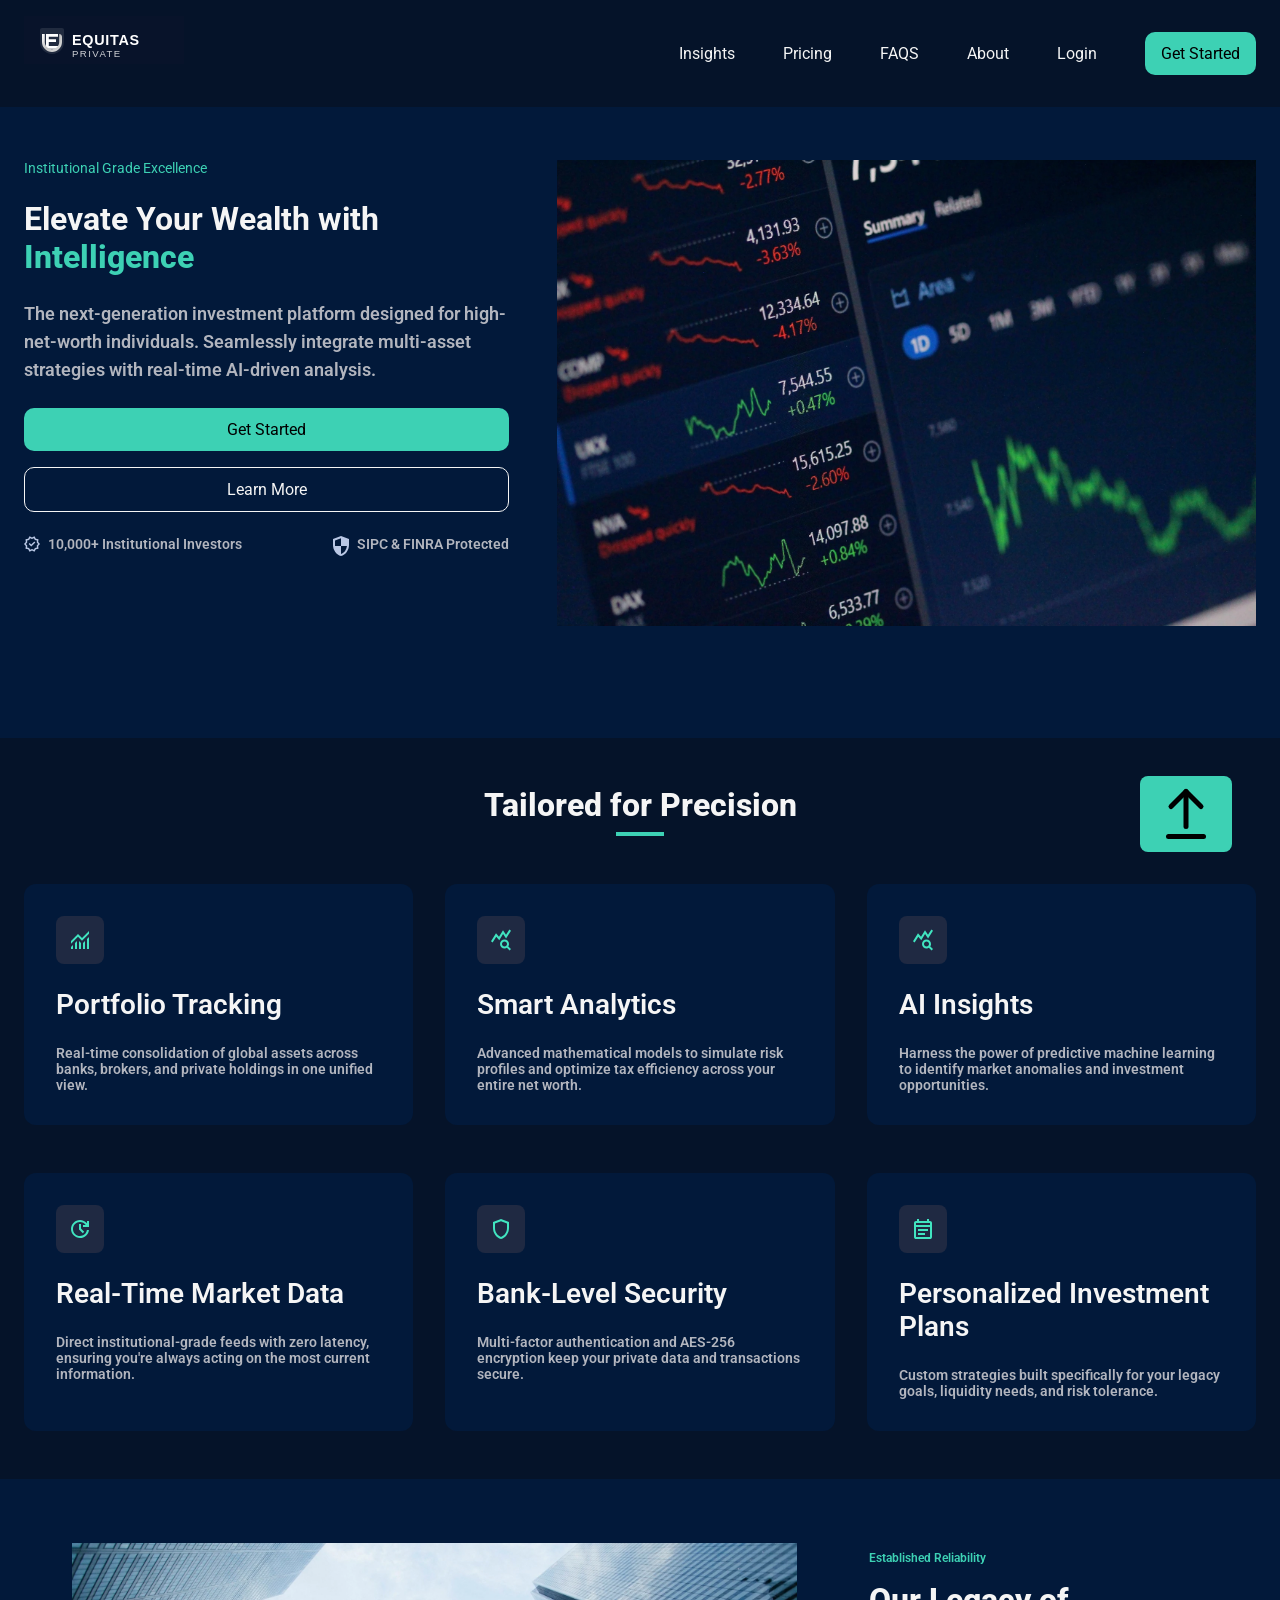
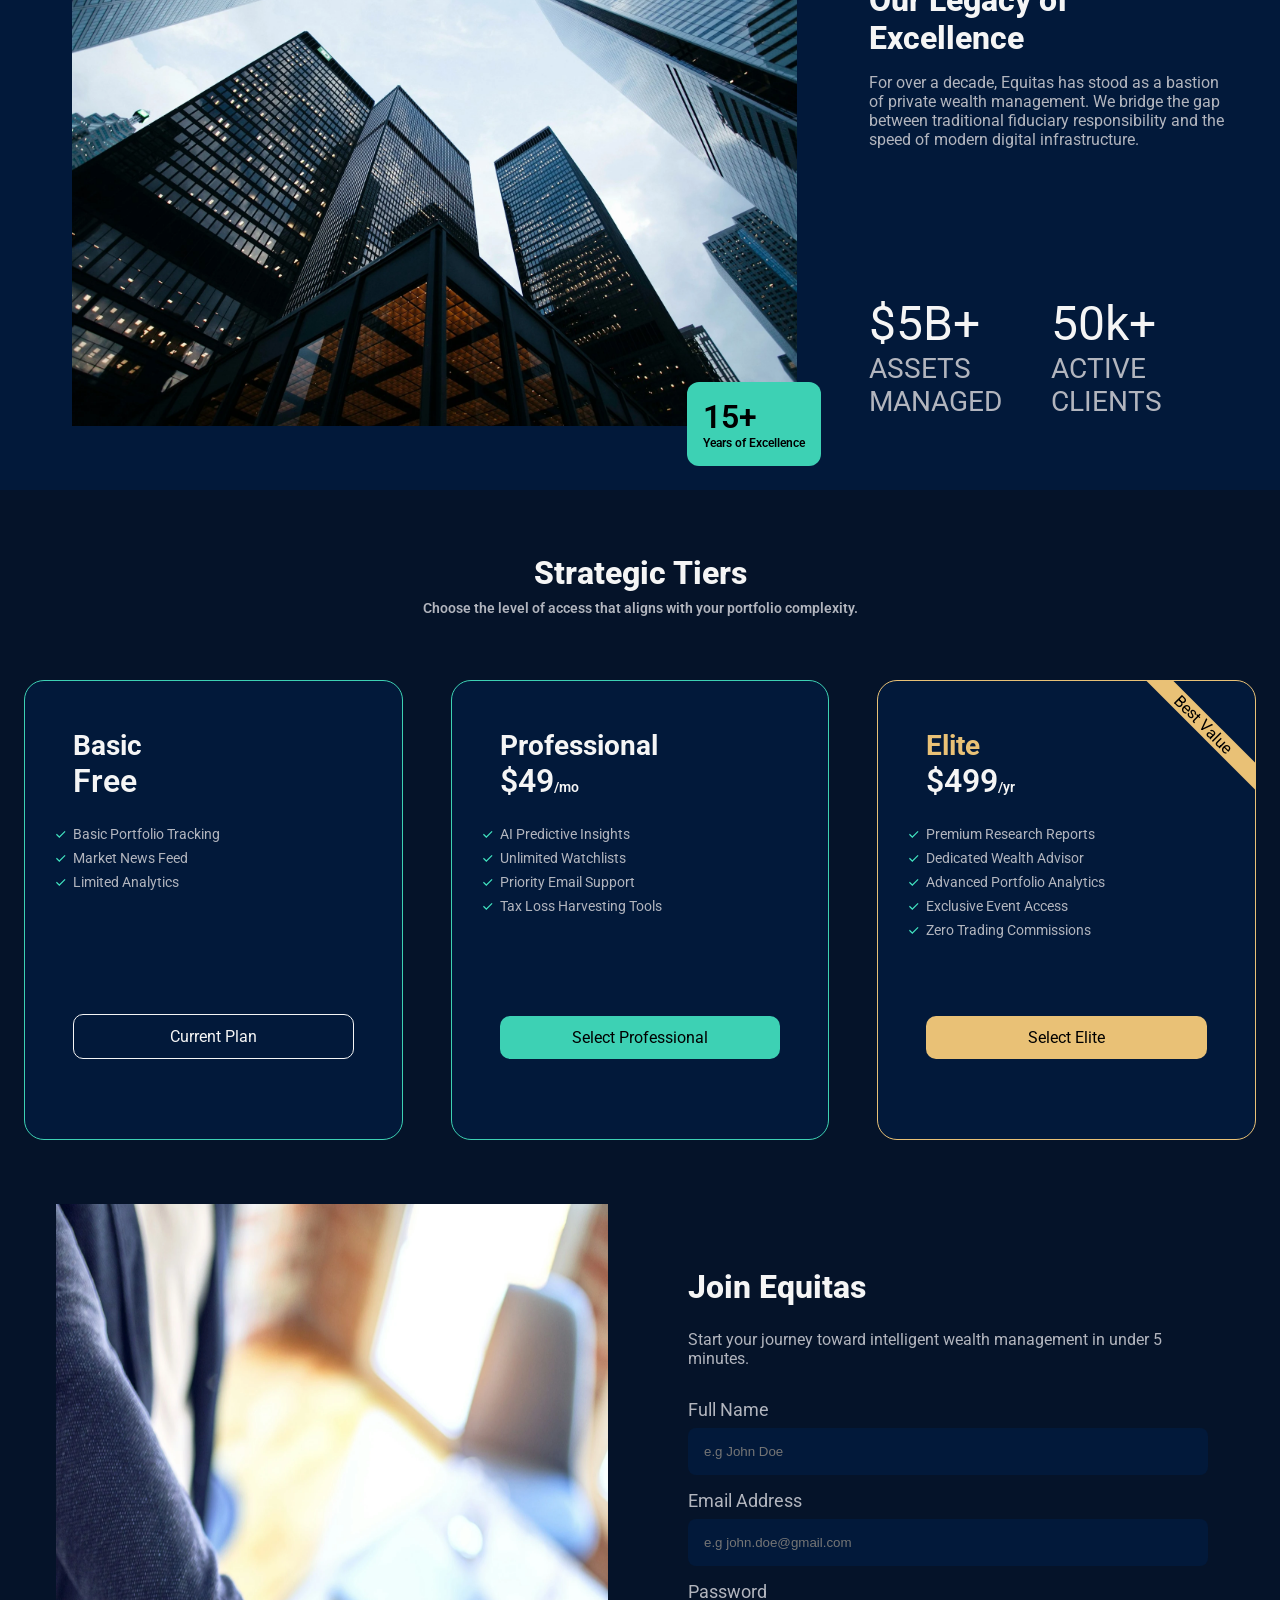
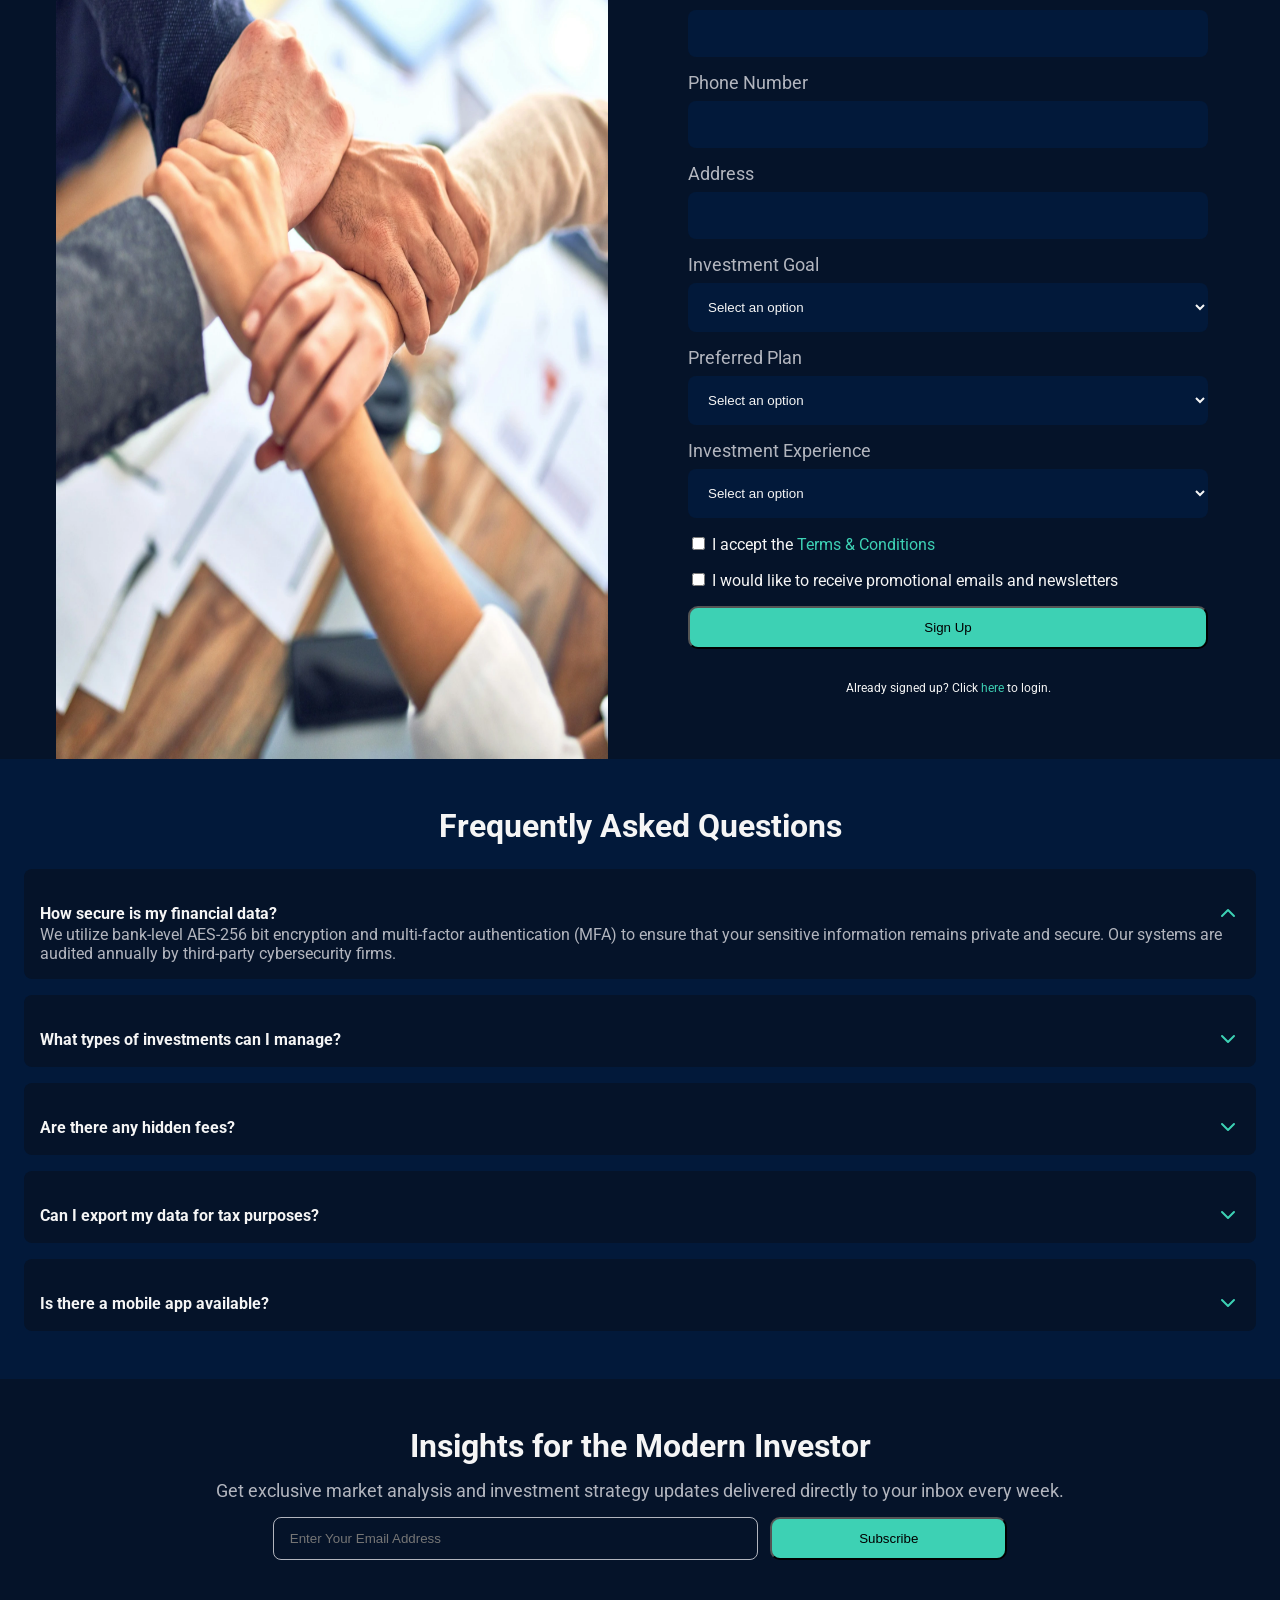
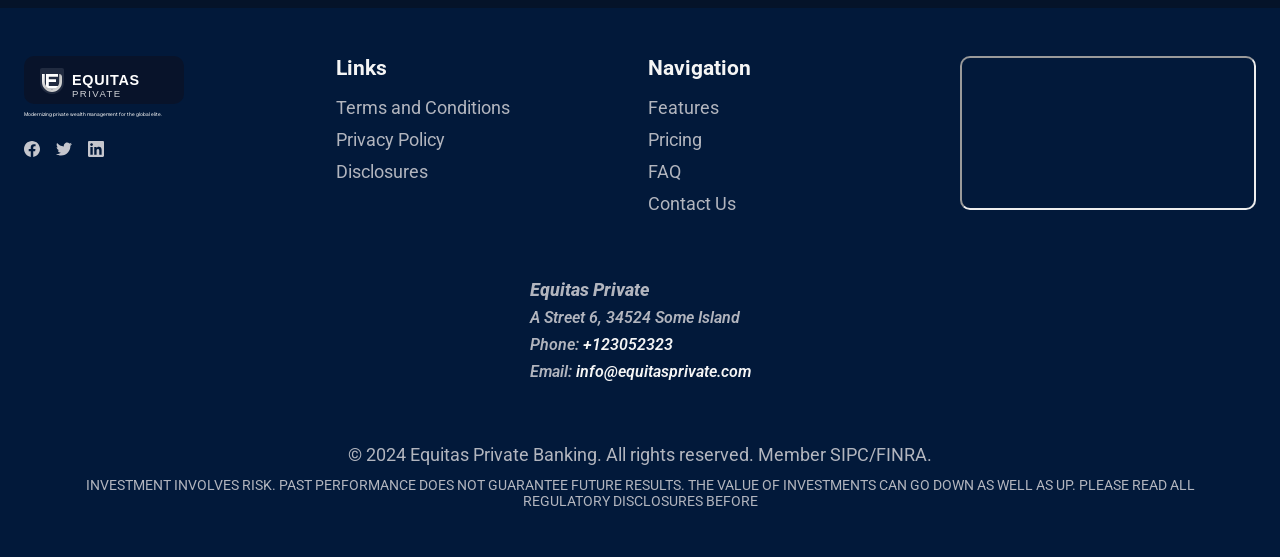
<file: index.html>
<!doctype html>
<html lang="en">
  <head>
    <meta charset="UTF-8" />
    <meta name="viewport" content="width=device-width, initial-scale=1.0" />
    <meta
      name="description"
      content="Discover smarter private wealth management with Equitas Private Banking. Explore strategic investment solutions, personalized financial services, and exclusive insights."
    />
    <meta content="EQUITAS PRIVATE" property="og:title" />
    <title>EQUITAS PRIVATE</title>
    <link
      rel="icon"
      type="image/svg+xml"
      href="./assets/icons/coins.svg?v=12345"
    />
    <link rel="preconnect" href="https://fonts.googleapis.com" />
    <link rel="preconnect" href="https://fonts.gstatic.com" crossorigin />
    <link
      href="https://fonts.googleapis.com/css2?family=Roboto:ital,wght@0,100..900;1,100..900&display=swap"
      rel="stylesheet"
    />
    <link rel="stylesheet" href="./styles.css" />
    <link
      rel="stylesheet"
      href="./md.css"
      media="all and (min-width: 620px) and (max-width: 1023.98px)"
    />

    <link
      rel="stylesheet"
      href="./lg.css"
      media="all and (min-width: 1024px)"
    />
  </head>
  <body>
    <header>
      <div class="container">
        <nav class="navbar">
          <a href="#" class="navbar__logo-link"
            ><img
              src="./assets/logo/logo.svg"
              alt="Equitas Logo"
              class="navbar__logo"
          /></a>
            <div
            id="toggle" class="navbar__menu-toggle-icon desktop--hidden navbar__menu-toggle"
              aria-label="Open navigation menu"
            >
              <img
                src="./assets/icons/hamburger.svg"
                alt=""
                class="navbar__menu-icon"
                aria-hidden="true"
              /></div>

          <ul class="navbar__items mobile--hidden navbar__items--mobile">
            <li class="navbar__item--mobile">
              <a class="navbar__item-link navbar__item-link--mobile" href="#insights">Insights</a>
            </li>
            <li class="navbar__item--mobile">
              <a class="navbar__item-link navbar__item-link--mobile" href="#pricing">Pricing</a>
            </li>
            <li class="navbar__item--mobile">
              <a class="navbar__item-link navbar__item-link--mobile" href="#questions">FAQS</a>
            </li>
            <li class="navbar__item--mobile">
              <a class="navbar__item-link navbar__item-link--mobile" href="#footer">About</a>
            </li>
            <li class="navbar__item--mobile">
              <a class="navbar__item-link navbar__item-link--mobile" href="./login.html">Login</a>
            </li>
            <li class="navbar__button--mobile">
              <a class="btn btn--primary" href="#subscription">Get Started</a>
            </li>
          </ul>
        </nav>
      </div>
    </header>

    <main>
      <section id="insights" class="hero">
        <div class="hero__container container">
          <div class="hero__content">
            <p class="hero__kicker">Institutional Grade Excellence</p>
            <h1 class="hero__title">
              Elevate Your Wealth with
              <span class="hero__accent">Intelligence</span>
            </h1>
            <p class="hero__description">
              The next-generation investment platform designed for high-
              net-worth individuals. Seamlessly integrate multi-asset strategies
              with real-time AI-driven analysis.
            </p>
            <div class="hero__buttons">
              <a class="btn btn--primary" href="#subscription">Get Started</a>
              <a class="btn btn--secondary" href="#features">Learn More</a>
            </div>
            <div class="hero__trust">
              <div class="hero__trust-item">
                <img
                  src="./assets/icons/check-mark.svg"
                  alt=""
                  class="hero__trust-icon"
                /><span class="hero__trust-text"
                  >10,000+ Institutional Investors</span
                >
              </div>
              <div class="hero__trust-item">
                <img
                  src="./assets/icons/shield.svg"
                  alt=""
                  class="hero__trust-icon"
                /><span class="hero__trust-text">SIPC & FINRA Protected</span>
              </div>
            </div>
          </div>

          <picture class="hero__media">
            <!-- Mobile -->
            <source
              media="(max-width: 1023.8px)"
              srcset="./assets/images/hero-tablet.webp"
              type="image/webp"
            />

            <!-- Desktop -->
            <source
              media="(min-width: 1024px)"
              srcset="./assets/images/hero-desktop.webp"
              type="image/webp"
            />

            <!-- Fallback -->
            <img
              src="./assets/images/hero-desktop.jpg"
              alt="A dashboard showing various financial charts and analytics"
              width="1920"
              height="821"
              decoding="async"
            />
          </picture>
        </div>
      </section>

      <section id="features">
        <div class="features__container container">
          <h2 class="features__heading">Tailored for Precision</h2>
          <div class="features__grid">
            <article class="features__card">
              <img src="./assets/icons/rising-graph.svg" alt="" />
              <h3 class="features__title">Portfolio Tracking</h3>
              <p class="features__description">
                Real-time consolidation of global assets across banks, brokers,
                and private holdings in one unified view.
              </p>
            </article>
            <article class="features__card">
              <img src="./assets/icons/inspecting-graph.svg" alt="" />
              <h3 class="features__title">Smart Analytics</h3>
              <p class="features__description">
                Advanced mathematical models to simulate risk profiles and
                optimize tax efficiency across your entire net worth.
              </p>
            </article>
            <article class="features__card">
              <img src="./assets/icons/inspecting-graph.svg" alt="" />
              <h3 class="features__title">AI Insights</h3>
              <p class="features__description">
                Harness the power of predictive machine learning to identify
                market anomalies and investment opportunities.
              </p>
            </article>
            <article class="features__card">
              <img src="./assets/icons/timer.svg" alt="" />
              <h3 class="features__title">Real-Time Market Data</h3>
              <p class="features__description">
                Direct institutional-grade feeds with zero latency, ensuring
                you're always acting on the most current information.
              </p>
            </article>
            <article class="features__card">
              <img src="./assets/icons/shield-secondary.svg" alt="" />
              <h3 class="features__title">Bank-Level Security</h3>
              <p class="features__description">
                Multi-factor authentication and AES-256 encryption keep your
                private data and transactions secure.
              </p>
            </article>
            <article class="features__card">
              <img src="./assets/icons/calendar.svg" alt="" />
              <h3 class="features__title">Personalized Investment Plans</h3>
              <p class="features__description">
                Custom strategies built specifically for your legacy goals,
                liquidity needs, and risk tolerance.
              </p>
            </article>
          </div>
        </div>
      </section>

      <section id="trust" class="trust container">
        <div class="trust__media-container">
          <picture>
            <!-- Mobile -->
            <source
              media="(max-width: 1023.8px)"
              srcset="./assets/images/trust-tablet.webp"
              type="image/webp"
            />

            <!-- Desktop -->
            <source
              media="(min-width: 1024px)"
              srcset="./assets/images/trust-desktop.webp"
              type="image/webp"
            />

            <!-- Fallback -->
            <img
              src="./assets/images/trust-desktop.jpg"
              alt="A city skyline in a financial district with a golden hue, symbolizing trust and stability"
              width="1920"
              height="821"
              loading="lazy"
              decoding="async"
            />
          </picture>

          <div class="trust__experience">
            <span class="trust__experience-value">15+</span>
            <span class="trust__experience-text">Years of Excellence</span>
          </div>
        </div>

        <div class="trust__content">
          <div class="trust__main-content">
            <p class="trust__kicker">Established Reliability</p>
            <h2 class="trust__heading">Our Legacy of Excellence</h2>
            <p class="trust__description">
              For over a decade, Equitas has stood as a bastion of private
              wealth management. We bridge the gap between traditional fiduciary
              responsibility and the speed of modern digital infrastructure.
            </p>
          </div>
          <div class="trust__stats">
            <div class="trust__stat">
              <span class="trust__stat-value">$5B+</span>
              <span class="trust__stat-label">ASSETS MANAGED</span>
            </div>
            <div class="trust__stat">
              <span class="trust__stat-value">50k+</span>
              <span class="trust__stat-label">ACTIVE CLIENTS</span>
            </div>
          </div>
        </div>
      </section>

      <section id="pricing" class="pricing">
        <div class="container pricing__container">
          <div class="pricing__heading">
            <h2 class="pricing__title">Strategic Tiers</h2>
            <p class="pricing__subtitle">
              Choose the level of access that aligns with your portfolio
              complexity.
            </p>
          </div>
          <div class="pricing__cards">
            <article class="pricing__card">
              <div class="pricing__content">
                <div>
                  <h3 class="pricing__type">Basic</h3>
                  <p class="pricing__price">Free</p>
                </div>
                <ul class="pricing__perks">
                  <li>Basic Portfolio Tracking</li>
                  <li>Market News Feed</li>
                  <li>Limited Analytics</li>
                </ul>
              </div>
              <a class="btn btn--secondary btn--full-width" href="#subscription"
                >Current Plan</a
              >
            </article>
            <article class="pricing__card">
              <div class="pricing__content">
                <div>
                  <h3 class="pricing__type">Professional</h3>
                  <p class="pricing__price">
                    $49<span class="fs--sm">/mo</span>
                  </p>
                </div>
                <ul class="pricing__perks">
                  <li>AI Predictive Insights</li>
                  <li>Unlimited Watchlists</li>
                  <li>Priority Email Support</li>
                  <li>Tax Loss Harvesting Tools</li>
                </ul>
              </div>

              <a class="btn btn--primary btn--full-width" href="#subscription"
                >Select Professional</a
              >
            </article>
            <article class="pricing__card pricing__card--highlighted">
              <div class="pricing__content">
                <div>
                  <h3 class="pricing__type">Elite</h3>
                  <p class="pricing__price">
                    $499<span class="fs--sm">/yr</span>
                  </p>
                </div>
                <ul class="pricing__perks">
                  <li>Premium Research Reports</li>
                  <li>Dedicated Wealth Advisor</li>
                  <li>Advanced Portfolio Analytics</li>
                  <li>Exclusive Event Access</li>
                  <li>Zero Trading Commissions</li>
                </ul>
              </div>
              <a class="btn btn--primary btn--full-width" href="#subscription"
                >Select Elite</a
              >
              <span class="pricing__best-value-badge">Best Value</span>
            </article>
          </div>
        </div>
      </section>
      <section id="subscription" class="container">
        <picture>
          <!-- Mobile -->
          <source
            media="(max-width: 1023.8px)"
            srcset="./assets/images/signup-tablet.webp"
            type="image/webp"
          />

          <!-- Desktop -->
          <source
            media="(min-width: 1024px)"
            srcset="./assets/images/signup-desktop.webp"
            type="image/webp"
          />

          <!-- Fallback -->
          <img
            src="./assets/images/signup-desktop.jpg"
            alt="A group of people grabbing each other wrists in a circle, symbolizing collaboration and trust"
            width="1920"
            height="821"
            loading="lazy"
            decoding="async"
            class="subscription__image"
          />
        </picture>

        <div class="subscription__container">
          <div class="subscription__content">
            <h2 class="subscription__heading">Join Equitas</h2>
            <p class="subscription__description">
              Start your journey toward intelligent wealth management in under 5
              minutes.
            </p>
          </div>
          <form
            class="subscription__form"
            name="subscription"
            method="POST"
            netlify
          >
            <div class="subscription__form-item">
              <label for="fullname">Full Name </label>
              <input
                id="fullname"
                name="fullname"
                type="text"
                placeholder="e.g John Doe"
                required
                autocomplete="name"
              />
            </div>
            <div class="subscription__form-item">
              <label for="email">Email Address </label>
              <input
                id="email"
                name="email"
                type="email"
                placeholder="e.g john.doe@gmail.com"
                required
                autocomplete="email"
              />
            </div>
            <div class="subscription__form-item">
              <label for="password">Password</label>
              <input
                id="password"
                name="password"
                type="password"
                required
                autocomplete="current-password"
              />
            </div>
            <div class="subscription__form-item">
              <label for="phone">Phone Number </label>
              <input
                id="phone"
                name="phone"
                type="tel"
                required
                autocomplete="tel"
              />
            </div>
            <div class="subscription__form-item">
              <label for="address">Address </label>
              <input
                id="address"
                name="address"
                type="text"
                autocomplete="street-address"
                required
              />
            </div>

            <div class="subscription__form-item">
              <label for="goal">Investment Goal</label>

              <select id="goal" name="goal" required>
                <option value="" disabled selected>Select an option</option>
                <option value="long-term">Long-Term Growth</option>
                <option value="retirement">Retirement Planning</option>
                <option value="passive">Passive Income</option>
                <option value="wealth">Wealth Preservation</option>
              </select>
            </div>
            <div class="subscription__form-item">
              <label for="plan">Preferred Plan</label>

              <select id="plan" name="plan" required>
                <option value="" disabled selected>Select an option</option>
                <option value="free">Free</option>
                <option value="monthly">Monthly</option>
                <option value="yearly">Yearly</option>
              </select>
            </div>

            <div class="subscription__form-item">
              <label for="experience">Investment Experience</label>

              <select id="experience" name="experience" required>
                <option value="" disabled selected>Select an option</option>
                <option value="beginner">Beginner</option>
                <option value="intermediate">Intermediate</option>
                <option value="advanced">Advanced</option>
              </select>
            </div>

            <div class="subscription__form-checkbox">
              <input type="checkbox" id="terms" name="terms" required />
              <label for="terms"
                >I accept the
                <a
                  href="./assets/documentation/terms_and_conditions.pdf"
                  target="_blank"
                >
                  Terms & Conditions</a
                ></label
              >
            </div>
            <div class="subscription__form-checkbox">
              <input type="checkbox" id="promote" name="promote" />
              <label for="promote"
                >I would like to receive promotional emails and
                newsletters</label
              >
            </div>

            <button class="btn btn--primary" type="submit">Sign Up</button>
          </form>
          <p class="subscription__login">
            Already signed up? Click <a href="./login.html">here</a> to login.
          </p>
        </div>
      </section>

      <section id="questions" class="questions">
        <div class="questions__container container">
          <h2 class="questions__heading">Frequently Asked Questions</h2>
          <div class="questions__list">
            <details class="questions__item" open name="faq">
              <summary class="questions__title">
                <span>How secure is my financial data?</span
                ><img
                  src="./assets/icons/chevron-down.svg"
                  alt=""
                  class="chevron-rotate"
                  aria-hidden="true"
                />
              </summary>

              <p class="questions__description">
                We utilize bank-level AES-256 bit encryption and multi-factor
                authentication (MFA) to ensure that your sensitive information
                remains private and secure. Our systems are audited annually by
                third-party cybersecurity firms.
              </p>
            </details>

            <details class="questions__item" name="faq">
              <summary class="questions__title">
                <span>What types of investments can I manage?</span
                ><img
                  src="./assets/icons/chevron-down.svg"
                  alt=""
                  class="chevron-rotate"
                  aria-hidden="true"
                />
              </summary>

              <p class="questions__description">
                Equitas supports a range of assets, including stocks, bonds,
                ETFs, and other diversified investments.
              </p>
            </details>

            <details class="questions__item" name="faq">
              <summary class="questions__title">
                <span>Are there any hidden fees?</span
                ><img
                  src="./assets/icons/chevron-down.svg"
                  alt=""
                  class="chevron-rotate"
                  aria-hidden="true"
                />
              </summary>

              <p class="questions__description">
                No. All applicable fees are clearly disclosed upfront, with no
                hidden charges.
              </p>
            </details>
            <details class="questions__item" name="faq">
              <summary class="questions__title">
                <span>Can I export my data for tax purposes?</span
                ><img
                  src="./assets/icons/chevron-down.svg"
                  alt=""
                  class="chevron-rotate"
                  aria-hidden="true"
                />
              </summary>

              <p class="questions__description">
                Yes. You can export your portfolio and transaction data in
                convenient formats for tax reporting.
              </p>
            </details>

            <details class="questions__item" name="faq">
              <summary class="questions__title">
                <span>Is there a mobile app available?</span
                ><img
                  src="./assets/icons/chevron-down.svg"
                  alt=""
                  class="chevron-rotate"
                  aria-hidden="true"
                />
              </summary>

              <p class="questions__description">
                Yes. Equitas is available on mobile, giving you secure access to
                your portfolio wherever you are.
              </p>
            </details>
          </div>
        </div>
      </section>

      <section id="newsletter">
        <div class="newsletter__container container">
          <div class="newsletter__content">
            <h2 class="newsletter__title">Insights for the Modern Investor</h2>
            <p class="newsletter__description">
              Get exclusive market analysis and investment strategy updates
              delivered directly to your inbox every week.
            </p>

            <div>
              <form class="newsletter__form" method="POST" netlify>
                <label for="subscribe-email" class="visually-hidden"
                  >Enter Your Email Address</label
                >
                <input
                  id="subscribe-email"
                  name="subscribe-email"
                  type="email"
                  placeholder="Enter Your Email Address"
                  required
                />
                <button class="btn btn--primary" type="submit">
                  Subscribe
                </button>
              </form>
            </div>
          </div>
        </div>
      </section>
    </main>
    <footer id="footer">
      <nav class="footer-navigation">
        <div class="footer-navigation__container container">
          <div class="footer-navigation__logo-media">
            <a href="./index.html"
              ><img
                src="./assets/logo/logo.svg"
                alt="Equitas Private"
                class="footer-navigation__logo-image"
            /></a>
            <p class="footer-navigation__tagline">
              Modernizing private wealth management for the global elite.
            </p>

            <ul class="footer-navigation__connection">
              <li>
                <a
                  href="https://www.facebook.com"
                  target="_blank"
                  class="footer-navigation__connection-icon"
                  aria-label="Facebook"
                  ><img
                    src="./assets/logo/facebook-logo.svg"
                    alt=""
                    aria-hidden="true"
                /></a>
              </li>
              <li>
                <a
                  href="https://x.com"
                  target="_blank"
                  class="footer-navigation__connection-icon"
                  aria-label="X - former Twitter"
                  ><img
                    src="
                    ./assets/logo/x-logo.svg"
                    alt=""
                    aria-hidden="true"
                /></a>
              </li>
              <li>
                <a
                  href="https://www.linkedin.com"
                  target="_blank"
                  class="footer-navigation__connection-icon"
                  aria-label="Linkedin"
                  ><img
                    src="./assets/logo/linkedin-logo.svg"
                    alt=""
                    aria-hidden="true"
                /></a>
              </li>
            </ul>
          </div>
          <div class="footer-navigation__group">
            <h3 class="footer-navigation__title">Links</h3>
            <ul class="footer-navigation__list">
              <li class="footer-navigation__item">
                <a
                  href="./assets/documentation/terms_and_conditions.pdf"
                  target="_blank"
                  class="footer-navigation__link"
                  >Terms and Conditions</a
                >
              </li>
              <li class="footer-navigation__item">
                <a
                  href="./assets/documentation/privacy-policy.pdf"
                  target="_blank"
                  class="footer-navigation__link"
                  >Privacy Policy</a
                >
              </li>

              <li class="footer-navigation__item">
                <a
                  href="./assets/documentation/disclaimer-and-disclosure.pdf"
                  target="_blank"
                  class="footer-navigation__link"
                  >Disclosures</a
                >
              </li>
            </ul>
          </div>
          <div class="footer-navigation__group">
            <h3 class="footer-navigation__title">Navigation</h3>
            <ul class="footer-navigation__list">
              <li class="footer-navigation__item">
                <a href="#features" class="footer-navigation__link">Features</a>
              </li>
              <li class="footer-navigation__item">
                <a href="#pricing" class="footer-navigation__link">Pricing</a>
              </li>
              <li class="footer-navigation__item">
                <a href="#questions" class="footer-navigation__link">FAQ</a>
              </li>
              <li class="footer-navigation__item">
                <a
                  href="mailto:info@equitasprivate.com"
                  class="footer-navigation__link"
                  >Contact Us</a
                >
              </li>
            </ul>
          </div>
          <div class="footer__location">
            <iframe
              src="https://www.google.com/maps/embed?pb=!1m18!1m12!1m3!1d38471.17101423431!2d73.40237218300614!3d-53.036084808980746!2m3!1f0!2f0!3f0!3m2!1i1024!2i768!4f13.1!3m3!1m2!1s0xb306ad003a17c605%3A0x8517ae38f21c5569!2sAtlas%20Cove%20Station%20remains!5e0!3m2!1str!2sde!4v1787654956893!5m2!1str!2sde"
              allowfullscreen=""
              loading="lazy"
              referrerpolicy="strict-origin-when-cross-origin"
              aria-label="Equitas Private Banking Location"
            ></iframe>
           
          </div>
           
        </div>
        <address class="address__block">
              <h4 class="address__title">Equitas Private</h4>
              <p class="address__info">A Street 6, 34524 Some Island</p>
              <p class="address__info">
                Phone: <a href="+123052323">+123052323</a>
              </p>
              <p class="address__info">
                Email:
                <a href="mailto:info@equitasprivate.com"
                  >info@equitasprivate.com</a
                >
              </p>
            </address>
      </nav>

      <section>
        <div class="credentials__container">
          <p class="credentials__description">
            © 2024 Equitas Private Banking. All rights reserved. Member
            SIPC/FINRA.
          </p>
          <p class="credentials__disclaimer">
            INVESTMENT INVOLVES RISK. PAST PERFORMANCE DOES NOT GUARANTEE FUTURE
            RESULTS. THE VALUE OF INVESTMENTS CAN GO DOWN AS WELL AS UP. PLEASE
            READ ALL REGULATORY DISCLOSURES BEFORE
          </p>
        </div>
      </section>
    </footer>
    <a class="scroll" href="#" aria-label="Back to top"
      ><img src="./assets/icons/arrow-top.svg" alt="" class="scroll-image"
    /></a>
    <script src="index.js"></script>
  </body>
</html>
</file>
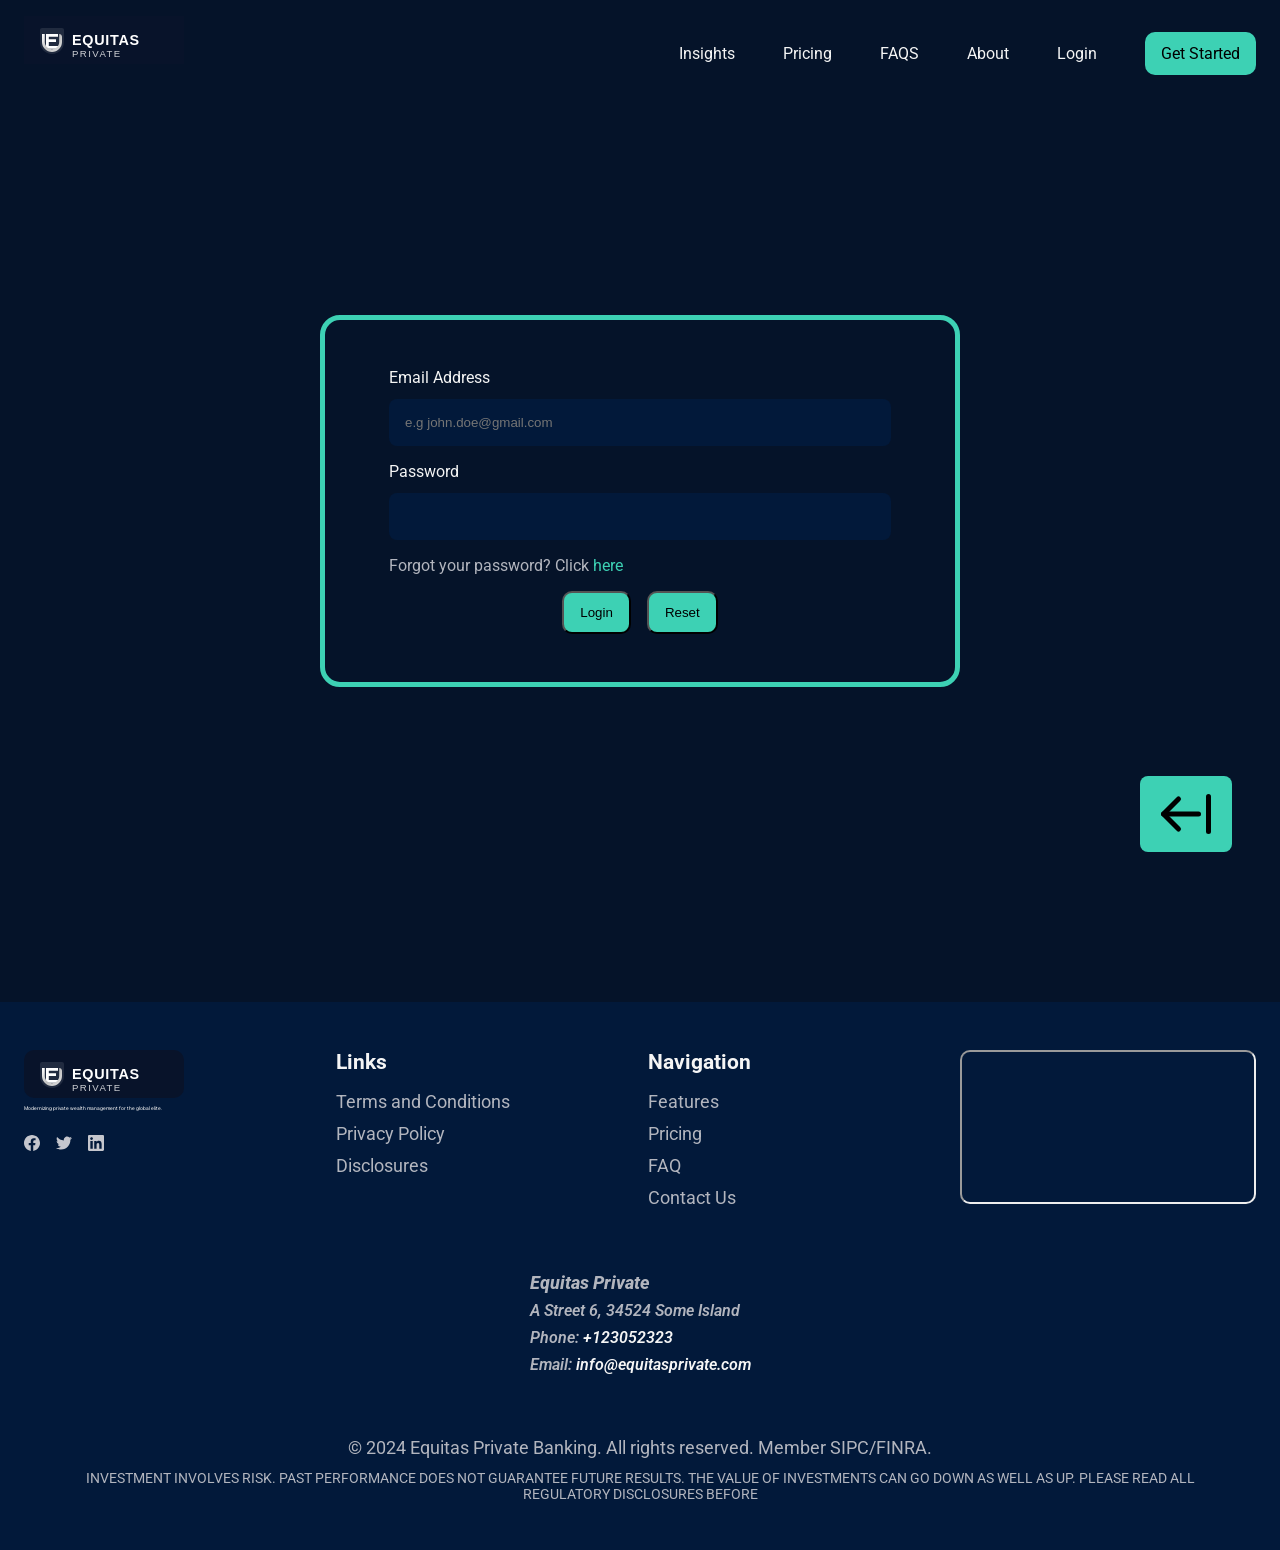
<file: login.html>
<!doctype html>
<html lang="en">
  <head>
    <meta charset="UTF-8" />
    <meta name="viewport" content="width=device-width, initial-scale=1.0" />
    <title>EP LOGIN</title>
    <link
      rel="icon"
      type="image/svg+xml"
      href="./assets/icons/coins.svg?v=12345"
    />
    <link rel="preconnect" href="https://fonts.googleapis.com" />
    <link rel="preconnect" href="https://fonts.gstatic.com" crossorigin />
    <link
      href="https://fonts.googleapis.com/css2?family=Roboto:ital,wght@0,100..900;1,100..900&display=swap"
      rel="stylesheet"
    />
    <link rel="stylesheet" href="./styles.css" />
    <link
      rel="stylesheet"
      href="./md.css"
      media="all and (min-width: 620px) and (max-width: 1023.98px)"
    />

    <link
      rel="stylesheet"
      href="./lg.css"
      media="all and (min-width: 1024px)"
    />
  </head>
  <body>
    <header>
        <div class="container">
        <nav class="navbar">
          <a href="#" class="navbar__logo-link"
            ><img
              src="./assets/logo/logo.svg"
              alt="Equitas Logo"
              class="navbar__logo"
          /></a>
            <div
            id="toggle" class="navbar__menu-toggle-icon desktop--hidden navbar__menu-toggle"
              aria-label="Open navigation menu"
            >
              <img
                src="./assets/icons/hamburger.svg"
                alt=""
                class="navbar__menu-icon"
                aria-hidden="true"
              /></div>

          <ul class="navbar__items mobile--hidden navbar__items--mobile">
            <li class="navbar__item--mobile">
              <a class="navbar__item-link navbar__item-link--mobile" href="./index.html#insights">Insights</a>
            </li>
            <li class="navbar__item--mobile">
              <a class="navbar__item-link navbar__item-link--mobile" href="./index.html#pricing">Pricing</a>
            </li>
            <li class="navbar__item--mobile">
              <a class="navbar__item-link navbar__item-link--mobile" href="./index.html#questions">FAQS</a>
            </li>
            <li class="navbar__item--mobile">
              <a class="navbar__item-link navbar__item-link--mobile" href="./index.html#footer">About</a>
            </li>
            <li class="navbar__item--mobile">
              <a class="navbar__item-link navbar__item-link--mobile" href="./login.html">Login</a>
            </li>
            <li class="navbar__button--mobile">
              <a class="btn btn--primary" href="./index.html#subscription">Get Started</a>
            </li>
          </ul>
        </nav>
      </div>
    </header>

    <main>
      <form class="login__container" name="login" method="POST">
        <div class="login__info">
          <label for="login-email">Email Address </label>
          <input
            id="login-email"
            name="login-email"
            type="email"
            placeholder="e.g john.doe@gmail.com"
            required
            autocomplete="email"
          />
        </div>
        <div class="login__info">
          <label for="password">Password</label>
          <input
            id="password"
            name="password"
            type="password"
            required
            autocomplete="current-password"
          />
        </div>
        <p class="login__forget">
          Forgot your password? Click <a href="./login.html">here</a>
        </p>
        <div class="login__buttons">
          <button class="btn btn--primary" type="submit">Login</button>
          <button class="btn btn--primary" type="reset">Reset</button>
        </div>
      </form>
    </main>
    <footer id="footer">
      <nav class="footer-navigation">
        <div class="footer-navigation__container container">
          <div class="footer-navigation__logo-media">
            <a href="./index.html"
              ><img
                src="./assets/logo/logo.svg"
                alt="Equitas Private"
                class="footer-navigation__logo-image"
            /></a>
            <p class="footer-navigation__tagline">
              Modernizing private wealth management for the global elite.
            </p>

            <ul class="footer-navigation__connection">
              <li>
                <a
                  href="https://www.facebook.com"
                  target="_blank"
                  class="footer-navigation__connection-icon"
                  aria-label="Facebook"
                  ><img
                    src="./assets/logo/facebook-logo.svg"
                    alt=""
                    aria-hidden="true"
                /></a>
              </li>
              <li>
                <a
                  href="https://x.com"
                  target="_blank"
                  class="footer-navigation__connection-icon"
                  aria-label="X - former Twitter"
                  ><img
                    src="
                    ./assets/logo/x-logo.svg"
                    alt=""
                    aria-hidden="true"
                /></a>
              </li>
              <li>
                <a
                  href="https://www.linkedin.com"
                  target="_blank"
                  class="footer-navigation__connection-icon"
                  aria-label="Linkedin"
                  ><img
                    src="./assets/logo/linkedin-logo.svg"
                    alt=""
                    aria-hidden="true"
                /></a>
              </li>
            </ul>
          </div>
          <div class="footer-navigation__group">
            <h3 class="footer-navigation__title">Links</h3>
            <ul class="footer-navigation__list">
              <li class="footer-navigation__item">
                <a
                  href=".//assets/documentation/terms_and_conditions.pdf"
                  target="_blank"
                  class="footer-navigation__link"
                  >Terms and Conditions</a
                >
              </li>
              <li class="footer-navigation__item">
                <a
                 href="./assets/documentation/privacy-policy.pdf"
                  target="_blank"
                  class="footer-navigation__link"
                  >Privacy Policy</a
                >
              </li>

              <li class="footer-navigation__item">
                <a
                  href="./assets/documentation/disclaimer-and-disclosure.pdf"
                  target="_blank"
                  class="footer-navigation__link"
                  >Disclosures</a
                >
              </li>
            </ul>
          </div>
          <div class="footer-navigation__group">
            <h3 class="footer-navigation__title">Navigation</h3>
            <ul class="footer-navigation__list">
              <li class="footer-navigation__item">
                <a href="./index.html#features" class="footer-navigation__link"
                  >Features</a
                >
              </li>
              <li class="footer-navigation__item">
                <a href="./index.html#pricing" class="footer-navigation__link"
                  >Pricing</a
                >
              </li>
              <li class="footer-navigation__item">
                <a href="./index.html#questions" class="footer-navigation__link"
                  >FAQ</a
                >
              </li>
              <li class="footer-navigation__item">
                <a
                  href="mailto:info@equitasprivate.com"
                  class="footer-navigation__link"
                  >Contact Us</a
                >
              </li>
            </ul>
          </div>
          <div class="footer__location">
            <iframe
              src="https://www.google.com/maps/embed?pb=!1m18!1m12!1m3!1d38471.17101423431!2d73.40237218300614!3d-53.036084808980746!2m3!1f0!2f0!3f0!3m2!1i1024!2i768!4f13.1!3m3!1m2!1s0xb306ad003a17c605%3A0x8517ae38f21c5569!2sAtlas%20Cove%20Station%20remains!5e0!3m2!1str!2sde!4v1787654956893!5m2!1str!2sde"
              allowfullscreen=""
              loading="lazy"
              referrerpolicy="strict-origin-when-cross-origin"
              aria-label="Equitas Private Banking Location on Google Maps"
            ></iframe>
          </div>
        </div>
         <address class="address__block">
              <h4 class="address__title">Equitas Private</h4>
              <p class="address__info">A Street 6, 34524 Some Island</p>
              <p class="address__info">
                Phone: <a href="+123052323">+123052323</a>
              </p>
              <p class="address__info">
                Email:
                <a href="mailto:info@equitasprivate.com"
                  >info@equitasprivate.com</a
                >
              </p>
            </address>
      </nav>

      <section>
        <div class="credentials__container">
          <p class="credentials__description">
            © 2024 Equitas Private Banking. All rights reserved. Member
            SIPC/FINRA.
          </p>
          <p class="credentials__disclaimer">
            INVESTMENT INVOLVES RISK. PAST PERFORMANCE DOES NOT GUARANTEE FUTURE
            RESULTS. THE VALUE OF INVESTMENTS CAN GO DOWN AS WELL AS UP. PLEASE
            READ ALL REGULATORY DISCLOSURES BEFORE
          </p>
        </div>
      </section>
    </footer>

    <a class="scroll" href="./index.html" aria-label="Back to Homepage"
      ><img src="./assets/icons/arrow-left.svg" alt="" class="scroll-image"
    /></a>
     <script src="index.js"></script>
  </body>
</html>
</file>
<file: styles.css>
/* ===== MOBILE DESIGN - MOBILE FIRST ===== */

/* ===== RESET ===== */

*,
*::before,
*::after {
  box-sizing: border-box;
}

h1,
h2,
h3,
h4,
p {
  margin: 0;
}

/* ===== VARIABLES ===== */

:root {
  /* ===== COLOR ===== */

  --color-bg-primary: #051329;
  --color-bg-secondary: #02193a;
  --color-surface: #2f3a57;
  --color-primary: #051329;
  --color-text-primary: #f5f5f5;
  --color-text-secondary: #000;
  --color-accent: #3dd1b4;
  --color-gold-hover: #d8ae5c;
  --color-gold-hover-muted: #d8af5ca9;
  --color-gold-selected: #e9c176;
  --color-text-muted: #b2b5be;

  /* ===== FONT-SIZE ===== */

  --fs-xxs: 0.3rem; /* 4.8px */
  --fs-xs: 0.5rem; /* 8px */
  --fs-caption: 0.75rem; /* 12px */
  --fs-sm: 0.875rem; /* 14px */
  --fs-base: clamp(0.875rem, 2.5vw, 1.1rem); /* 14px–17.6px */
  --fs-md: clamp(1.14rem, 2.5vw, 1.5rem); /* 18.24px–24px */
  --fs-lg: clamp(1.25rem, 2.5vw, 1.75rem); /* 20px–28px */
  --fs-xl: clamp(1.5rem, 2.5vw, 2rem); /* 24px–32px */
  --fs-2xl: clamp(2rem, 2.5vw, 4rem); /* 32px–64px */
  --fs-3xl: clamp(3rem, 2.5vw, 4.5rem); /* 48px–72px */
  --fs-hero: clamp(4rem, 2.5vw, 5rem); /* 64px–80px */

  /* ===== LAYOUT-VALUES ===== */

  --desktop-width: 90rem; /* 1440px */
  --loginscreen-width: 40rem; /* 640px */
  --navbar-logo-width: 10rem; /* 160px */

  /* ===== FONT-WEIGHT ===== */

  --fw-reg: 400;
  --fw-md: 500;
  --fw-sb: 600;
  --fw-bold: 700;
  --fw-bolder: 800;

  /* BORDER-RADIUS */

  --br-base: 0.5rem; /* 8px */
  --br-lg: 0.625rem; /* 10px */
  --br-xl: 0.75rem; /* 12px */
  --br-2xl: 0.875rem; /* 14px */
  --br-3xl: 1.25rem; /* 20px */

  /* ===== SPACING ===== */
  --space-xs: 0.25rem; /* 4px */
  --space-sm: 0.5rem; /* 8px */
  --space-md: 0.75rem; /* 12px */
  --space-base: 1rem; /* 16px */
  --space-lg: 1.5rem; /* 24px */
  --space-xl: 2rem; /*  32px  */
  --space-2xl: 3rem; /* 48px */
  --space-3xl: 4rem; /* 64px */
  --space-4xl: 5rem; /* 80px  */
  --space-5xl: 6rem; /* 96px */
}

/* ===== GLOBAL===== */

html {
  font-size: 100%;
  scroll-behavior: smooth;
}

body {
  background-color: var(--color-bg-primary);
  margin: 0;
  font-family: "Roboto", sans-serif;
}

main {
  position: relative;
}

a {
  text-decoration: none;
}

img {
  display: block;
  max-width: 100%;
  height: auto;
}

/* I found this visually hidden solution online. */

.visually-hidden {
  position: absolute;
  width: 1px;
  height: 1px;
  padding: 0;
  margin: -1px;
  overflow: hidden;
  clip: rect(0, 0, 0, 0);
  white-space: nowrap;
  border: 0;
}

/* ===== LAYOUT ===== */

.container {
  width: 100%;
  max-width: var(--desktop-width);
  margin-inline: auto;
  padding-inline: var(--space-lg);
}

/* ===== COMPONENTS ===== */

/* ===== BUTTONS ===== */

.btn {
  border-radius: var(--br-lg);
  padding: var(--space-md) var(--space-base);
  transition:
    background-color 150ms ease,
    transform 150ms ease;
  text-align: center;
  display: inline-block;
}

.btn--full-width {
  width: 100%;
}

.btn--primary {
  color: var(--color-text-secondary);
  background-color: var(--color-accent);
}

.btn--secondary {
  color: var(--color-text-primary);
  border: 1px solid var(--color-text-primary);
}

.btn--primary:hover,
.btn--secondary:hover {
  color: var(--color-text-secondary);
  background-color: var(--color-gold-hover);
  box-shadow: 0 var(--space-sm) var(--space-base) rgb(0 0 0 / 0.2);
}

.btn--primary:focus-visible,
.btn--secondary:focus-visible,
.navbar__menu-toggle:focus-visible,
.navbar__item-link:focus-visible,
.navbar__item-link--mobile:focus-visible,
.navbar__logo-link:focus-visible,
.subscription__form-item input:focus-visible,
.subscription__form-item select:focus-visible,
.newsletter__form input:focus-visible,
.questions__title:focus-visible,
.subscription__form-checkbox input:focus-visible,
.subscription__form-checkbox a:focus-visible,
.footer-navigation__link:focus-visible,
.footer-navigation__connection-icon:focus-visible,
.address__info a:focus-visible,
.subscription__login a:focus-visible,
.login__info input:focus-visible,
.login__forget a:focus-visible,
.scroll:focus-visible {
  outline: 2px solid var(--color-gold-selected);
  outline-offset: var(--space-xs);
  border-radius: var(--br-base);
}

.chevron-rotate {
  transition: transform 200ms ease;
}

.questions__item[open] .chevron-rotate {
  transform: rotate(180deg);
}
/* ===== NAVIGATION ===== */

.navbar {
  display: flex;
  flex-direction: row;
  justify-content: space-between;
  padding: var(--space-base) var(--space-lg);
  position: fixed;
  top: 0;
  left: 0;
  width: 100%;
  z-index: 10;
  background-color: var(--color-bg-primary);
}

.navbar__menu-toggle {
  position: relative;
}

.navbar__menu-toggle-icon {
  background: none;
  border: none;
  cursor: pointer;
  list-style-type: none;
}

@media (max-width: 1023.98px) {
  .navbar__items--mobile {
    position: absolute;
    top: 100%;
    right: var(--space-lg);
    background-color: var(--color-bg-secondary);
    outline: 2px solid var(--color-accent);
    color: var(--color-text-primary);
    list-style-type: none;
    padding: var(--space-2xl) var(--space-lg);
    border-radius: var(--br-lg);
    width: calc(50vw - 2rem);
    height: 60dvh;
    display: flex;
    flex-direction: column;
    align-items: center;
    gap: var(--space-2xl);
    z-index: 1;
  }

  .navbar__item--mobile {
    width: 100%;
  }

  .navbar__item-link--mobile {
    display: block;
    width: 100%;
    padding-block: var(--space-sm);
    border-radius: var(--br-lg);
    text-align: center;
    color: var(--color-text-primary);
  }

  .navbar__item--mobile:hover {
    background-color: var(--color-accent);
    border-radius: var(--br-lg);
    color: var(--color-accent);
  }

  .navbar__item-link--mobile:hover {
    color: var(--color-bg-primary);
    display: block;
    width: 100%;
  }

  .navbar__item-link--mobile:visited {
    color: var(--color-text-primary);
  }

  .navbar__button--mobile {
    width: 100%;
    text-align: center;
  }

  .mobile--hidden {
    display: none;
  }
}

.navbar__menu-icon {
  width: var(--space-3xl);
  height: auto;
}

.navbar__logo {
  width: var(--navbar-logo-width);
  height: auto;
}

/* ===== HERO ===== */

.hero {
  background-color: var(--color-bg-secondary);
  padding-block: var(--space-3xl);
}

.hero__container {
  display: flex;
  flex-direction: column;
  justify-content: space-between;
  gap: var(--space-2xl);
  margin-block: var(--space-2xl);
  padding-top: var(--space-2xl);
}

.hero__content {
  display: flex;
  flex-direction: column;
  gap: var(--space-lg);
}
.hero__kicker {
  font-size: var(--fs-sm);
  color: var(--color-accent);
  font-weight: var(--fw-reg);
}

.hero__title {
  font-size: var(--fs-xl);
  color: var(--color-text-primary);
  font-weight: var(--fw-bold);
}

.hero__accent {
  color: var(--color-accent);
  font-weight: var(--fw-bolder);
}

.hero__description {
  color: var(--color-text-muted);
  font-size: var(--fs-base);
  line-height: 1.6;
  font-weight: var(--fw-sb);
}

.hero__buttons {
  display: flex;
  flex-direction: column;
  gap: var(--space-base);
}

.hero__trust {
  display: flex;
  flex-direction: column;
  justify-content: space-between;
  align-items: flex-start;
  gap: var(--space-base);
}

.hero__trust-item {
  display: flex;
  gap: var(--space-sm);
}

.hero__trust-icon {
  width: var(--space-base);
  height: auto;
}

.hero__trust-text {
  color: var(--color-text-muted);
  font-size: var(--fs-sm);
  font-weight: var(--fw-sb);
}

/* ===== FEATURES ===== */

.features__container {
  display: flex;
  flex-direction: column;
  gap: var(--space-2xl);
  align-items: center;
  padding-block: var(--space-2xl);
}

.features__grid {
  display: grid;
  grid-template-columns: 1fr;
  row-gap: var(--space-2xl);
}

.features__heading {
  color: var(--color-text-primary);
  font-size: var(--fs-xl);
  font-weight: var(--fw-bolder);
}

.features__heading::after {
  content: "";
  display: block;
  width: var(--space-2xl);
  height: var(--space-xs);
  background-color: var(--color-accent);
  margin-inline: auto;
  margin-top: var(--space-sm);
}

.features__card {
  display: flex;
  flex-direction: column;
  align-items: flex-start;
  gap: var(--space-lg);
  border-radius: var(--br-xl);
  background-color: var(--color-bg-secondary);
  padding: var(--space-xl);
}

.features__title {
  font-size: var(--fs-lg);
  color: var(--color-text-primary);
  font-weight: var(--fw-sb);
}

.features__description {
  font-size: var(--fs-sm);
  color: var(--color-text-muted);
  font-weight: var(--fw-sb);
}

/* ===== TRUST SECTION ===== */

.trust {
  background-color: var(--color-bg-secondary);
}

.trust__media-container {
  display: flex;
  flex-direction: column;
  justify-content: space-between;
  gap: var(--space-3xl);
  padding: var(--space-3xl) var(--space-2xl);
  position: relative;
}

.trust__experience {
  display: flex;
  flex-direction: column;
  background-color: var(--color-accent);
  padding: var(--space-base);
  align-items: flex-start;
  position: absolute;
  right: var(--space-lg);
  bottom: var(--space-lg);
  border-radius: var(--br-xl);
}

.trust__experience-value {
  font-size: var(--fs-xl);
  font-weight: var(--fw-sb);
}

.trust__experience-text {
  font-size: var(--fs-caption);
  font-weight: var(--fw-sb);
}

.trust__content {
  display: flex;
  flex-direction: column;
  justify-content: space-around;
  gap: var(--space-2xl);
  padding: var(--space-lg);
}

.trust__main-content {
  display: flex;
  flex-direction: column;
  gap: var(--space-base);
}

.trust__kicker {
  color: var(--color-accent);
  font-size: var(--fs-caption);
  font-weight: var(--fw-sb);
}

.trust__heading {
  color: var(--color-text-primary);
  font-size: var(--fs-2xl);
  font-weight: var(--fw-bolder);
}

.trust__description {
  color: var(--color-text-muted);
}

.trust__stats {
  display: flex;
}

.trust__stat {
  display: flex;
  flex-direction: column;
  flex: 1;
}

.trust__stat-value {
  font-size: var(--fs-3xl);
  color: var(--color-text-primary);
}

.trust__stat-label {
  font-size: var(--fs-lg);
  color: var(--color-text-muted);
}

/* ===== PRICING ===== */

.pricing {
  color: var(--color-text-secondary);
  background-color: var(--color-bg-primary);
}

.pricing__container {
  display: flex;
  flex-direction: column;
  gap: var(--space-3xl);
  padding-block: var(--space-3xl);
}

.pricing__heading {
  display: flex;
  flex-direction: column;
  align-items: center;
  gap: var(--space-sm);
}

.pricing__title {
  color: var(--color-text-primary);
  font-size: var(--fs-2xl);
  font-weight: var(--fw-bolder);
}

.pricing__subtitle {
  color: var(--color-text-muted);
  font-size: var(--fs-sm);
  padding-inline: var(--space-lg);
  text-align: center;
  font-weight: var(--fw-sb);
}

.pricing__cards {
  display: grid;
  grid-template-columns: 1fr;
  row-gap: var(--space-3xl);
}

.pricing__card {
  background-color: var(--color-bg-secondary);
  color: var(--color-text-primary);
  display: flex;
  flex-direction: column;
  justify-content: space-between;
  align-items: flex-start;
  border-radius: var(--br-3xl);
  border: 1px solid var(--color-accent);
  padding-inline: var(--space-2xl);
  padding-block: var(--space-2xl);
  gap: var(--space-3xl);
}

.pricing__content {
  display: flex;
  flex-direction: column;
  gap: var(--space-md);
}

.pricing__type {
  font-size: var(--fs-lg);
  font-weight: var(--fw-bold);
}

.pricing__price {
  font-size: var(--fs-2xl);
  font-weight: var(--fw-sb);
}

.fs--sm {
  font-size: var(--fs-sm);
}

.pricing__perks {
  list-style-image: url(./assets/icons/check-mark-accent.svg);
  padding-left: 0;
  display: flex;
  flex-direction: column;
  gap: var(--space-sm);
  color: var(--color-text-muted);
  font-size: var(--fs-sm);
}

.pricing__card .btn {
  align-self: center;
  margin-bottom: var(--space-xl);
}

.pricing__card--highlighted {
  position: relative;
  overflow: hidden;
  border: 1px solid var(--color-gold-selected);
}

.pricing__card--highlighted .pricing__type {
  color: var(--color-gold-selected);
}

.pricing__card--highlighted .btn {
  color: var(--color-text-secondary);
  background-color: var(--color-gold-selected);
}

.pricing__card--highlighted .btn:hover {
  color: var(--color-text-secondary);
  background-color: var(--color-gold-hover-muted);
}

.pricing__best-value-badge {
  position: absolute;
  top: -1rem; /* Badge exact positioning reasons */
  right: -1rem; /* Badge exact positioning reasons */
  background-color: var(--color-gold-selected);
  color: var(--color-text-secondary);
  transform: rotate(45deg) translate(30%); /* Badge exact positioning reasons */
  padding-inline: var(--space-4xl);
}

/* ===== SUBSCRIPTION ===== */

.subscription__container {
  color: var(--color-text-primary);
  display: flex;
  flex-direction: column;
  justify-content: space-between;
  gap: var(--space-xl);
  padding: var(--space-3xl) var(--space-2xl);
}

.subscription__image {
  padding-inline: var(--space-xl);
}

.subscription__content {
  display: flex;
  flex-direction: column;
  gap: var(--space-lg);
}

.subscription__heading {
  font-size: var(--fs-2xl);
  font-weight: var(--fw-bolder);
}

.subscription__form {
  display: flex;
  flex-direction: column;
  gap: var(--space-base);
}

.subscription__description {
  color: var(--color-text-muted);
}

.subscription__form-item {
  display: flex;
  flex-direction: column;
  font-size: var(--fs-base);
  gap: var(--space-sm);
  color: var(--color-text-muted);
}

.subscription__form-item input,
.subscription__form-item select {
  background-color: var(--color-bg-secondary);
  padding-block: var(--space-base);
  padding-left: var(--space-base);
  color: var(--color-text-primary);
  border: none;
  border-radius: var(--br-base);
}

.subscription__form-item select option {
  background-color: var(--color-bg-secondary);
  color: var(--color-text-muted);
}

.subscription__form-checkbox a {
  color: var(--color-accent);
}

.subscription__login {
  text-align: center;
  font-size: var(--fs-caption);
}

.subscription__login a {
  color: var(--color-accent);
}

/* ===== FAQS ===== */

.questions {
  background-color: var(--color-bg-secondary);
}

.questions__container {
  padding-block: var(--space-2xl);
  display: flex;
  flex-direction: column;
  gap: var(--space-lg);
}

.questions__heading {
  color: var(--color-text-primary);
  text-align: center;
  font-size: var(--fs-xl);
  font-weight: var(--fw-bold);
}

.questions__list {
  display: flex;
  flex-direction: column;
  gap: var(--space-base);
}

.questions__item {
  background-color: var(--color-primary);
  border-radius: var(--br-base);
  display: flex;
  flex-direction: column;
  gap: var(--space-xl);
  padding: var(--space-base);
}

.questions__title {
  color: var(--color-text-primary);
  list-style-type: none;
  display: flex;
  flex-direction: row;
  align-items: center;
  justify-content: space-between;
  cursor: pointer;
  padding-block: var(--space-base) 0;
  font-weight: var(--fw-bold);
}

.questions__description {
  color: var(--color-text-muted);
}

/* ===== NEWSLETTER ===== */

.newsletter__container {
  background-color: var(--color-bg-primary);
  padding-block: var(--space-2xl);
  display: flex;
  flex-direction: column;
  gap: var(--space-base);
}

.newsletter__content {
  display: flex;
  flex-direction: column;
  gap: var(--space-base);
  color: var(--color-text-muted);
  text-align: center;
  font-size: var(--fs-caption);
}

.newsletter__title {
  color: var(--color-text-primary);
  text-align: center;
  font-size: var(--fs-xl);
  font-weight: var(--fw-bold);
}

.newsletter__description {
  font-size: var(--fs-base);
}

.newsletter__form {
  display: grid;
  grid-template-columns: repeat(5, 1fr);
  column-gap: var(--space-md);
}

.newsletter__form input {
  grid-column: 1 / span 4;
  background-color: var(--color-bg-primary);
  border: 1px solid var(--color-text-muted);
  padding-left: var(--space-base);
  border-radius: var(--br-base);
  color: var(--color-text-primary);
}

/* ===== FOOTER - NAVIGATION ===== */

footer {
  background-color: var(--color-bg-secondary);
  display: flex;
  flex-direction: column;
  gap: var(--space-base);
}

.footer-navigation {
  display: flex;
  flex-direction: column;
}

.footer-navigation__container {
  display: grid;
  grid-template-columns: repeat(4, 1fr);
  column-gap: var(--space-base);
  margin-block: var(--space-2xl);
}

.footer-navigation__logo-media {
  display: flex;
  flex-direction: column;
  gap: var(--space-sm);
}

.footer-navigation__logo-image {
  width: var(--navbar-logo-width);
  border-radius: var(--br-lg);
}

.footer-navigation__connection-icon img {
  width: var(--space-base);
  height: auto;
}

.footer-navigation__tagline {
  color: var(--color-text-primary);
  font-size: var(--fs-xxs);
}

.footer-navigation__connection {
  display: flex;
  flex-direction: row;
  list-style-type: none;
  justify-content: flex-start;
  gap: var(--space-base);
  padding: 0;
}

.footer-navigation__group {
  display: flex;
  flex-direction: column;
  justify-content: flex-start;
  font-size: var(--fs-base);
}

.footer-navigation__title {
  color: var(--color-text-primary);
}

.footer-navigation__list {
  list-style-type: none;
  padding: 0;
  display: flex;
  flex-direction: column;
  gap: var(--space-md);
}

.footer-navigation__item {
  font-size: var(--fs-base);
}

.footer-navigation__link {
  color: var(--color-text-muted);
  font-size: var(--fs-base);
}

.footer-navigation__link:visited {
  color: var(--color-text-muted);
}

.footer__location iframe {
  width: 100%;
  border-radius: var(--br-lg);
}

.address__block {
  display: flex;
  flex-direction: column;
  gap: var(--space-sm);
  color: var(--color-text-muted);
  align-self: center;
}

.address__title {
  font-size: var(--fs-base);
  font-weight: var(--fw-bolder);
}

.address__info {
  font-weight: var(--fw-sb);
}

.address__info a {
  color: var(--color-text-primary);
}

.address__info a:hover {
  color: var(--color-accent);
}

/* ===== FOOTER - CREDENTIALS ===== */

.credentials__container {
  display: flex;
  flex-direction: column;
  gap: var(--space-md);
  color: var(--color-text-muted);
  text-align: center;
  padding: var(--space-2xl) var(--space-2xl);
}

.credentials__description {
  font-size: var(--fs-base);
  font-weight: var(--fw-reg);
}

.credentials__disclaimer {
  font-size: var(--fs-sm);
  font-weight: var(--fw-reg);
}

/* ===== UTILITY ===== */

.scroll {
  border-radius: var(--br-base);
  color: var(--color-text-secondary);
  background-color: var(--color-accent);
  padding: var(--space-sm) var(--space-base);
  position: fixed;
  z-index: 1;
  right: var(--space-2xl);
  bottom: var(--space-2xl);
  transition:
    background-color 150ms ease,
    transform 150ms ease;
}

.scroll-image {
  width: 60px;
  height: 60px;
}

.scroll:hover {
  background-color: var(--color-gold-hover);
  box-shadow: 0 var(--space-sm) var(--space-base) rgb(0 0 0 / 0.2);
}

/* ===== LOGIN SCREEN ======  */

.login__container {
  display: flex;
  flex-direction: column;
  gap: var(--space-base);
  max-width: var(--loginscreen-width);
  margin: 35dvh auto;
  border: 5px solid var(--color-accent);
  padding: var(--space-2xl) var(--space-3xl);
  border-radius: var(--br-3xl);
}

.login__info {
  color: var(--color-text-primary);
  display: flex;
  flex-direction: column;
  gap: var(--space-md);
}

.login__info input {
   background-color: var(--color-bg-secondary);
  padding-block: var(--space-base);
  padding-left: var(--space-base);
  color: var(--color-text-primary);
  border: none;
  border-radius: var(--br-base);
}

.login__forget {
  color: var(--color-text-muted);
}

.login__forget a {
  color: var(--color-accent);
}

.login__buttons {
  display: flex;
  justify-content: center;
  gap: var(--space-base);
}
</file>
<file: md.css>
/* TABLET - DESIGN */

/* ===== HERO SPECIFIC DESIGN ===== */

@media (min-width: 961px) and (max-width: 1023.98px) {
  .hero__container {
    display: flex;
    flex-direction: row;
    gap: var(--space-2xl);
  }

  .hero__trust {
    flex-direction: row;
  }
}

/* ===== FEATURES ===== */

.features__grid {
  grid-template-columns: repeat(2, 1fr);
  gap: var(--space-base);
}

/* ===== PRICING ===== */

.pricing__cards {
  display: flex;
  justify-content: space-around;
  flex-wrap: wrap;
  flex: 1 1 calc((100% - 5rem) / 2);
}

/* ===== NEWSLETTE =====  */

.newsletter__form input {
  grid-column: 2 / 4;
}

.newsletter__form button {
  grid-column: 4 / 5;
}

/* ===== FOOTER ===== */
</file>
<file: lg.css>
/* DESKTOP DESIGN */

/* ===== NAVBAR ===== */

.navbar {
  justify-content: space-between;
  flex-direction: row;
}

.desktop--hidden {
  display: none;
}

.navbar__items {
  display: flex;
  justify-content: space-between;
  align-items: center;
  gap: var(--space-2xl);
  list-style-type: none;
}

.navbar__item-link {
  color: var(--color-text-primary);
}

.navbar__item-link:hover,
.navbar__item-link:active {
  color: var(--color-accent);
  text-decoration: underline;
  text-decoration-thickness: var(--space-xs);
  text-underline-offset: var(--space-md);
}

/* ===== HERO ===== */

.hero__container {
  display: grid;
  grid-template-columns: repeat(12, 1fr);
}

.hero__content {
  grid-column: 1 / 6;
}

.hero__media {
  grid-column: 6 / -1;
}

.hero__trust-item {
  flex-direction: row;
}

.hero__trust {
  flex-direction: row;
}

/* ===== FEATURES ===== */

.features__grid {
  grid-template-columns: repeat(3, 1fr);
  column-gap: var(--space-xl);
}

/* ===== TRUST ===== */

.trust {
  display: grid;
  grid-template-columns: repeat(3, 1fr);
}

.trust__media-container {
  grid-column: 1 / 3;
}

.trust__content {
  grid-column: 3 / 4;
}

/* ===== PRICING ===== */

.pricing__cards {
  grid-template-columns: repeat(3, 1fr);
  column-gap: var(--space-2xl);
}

/* ===== SUBSCRIPTION ===== */

#subscription {
  display: grid;
  grid-template-columns: repeat(2, 1fr);
}

.subscription__image {
  width: auto;
  height: 100%;
}

/* ===== NEWSLETTER ===== */

.newsletter__form input {
  grid-column: 2 / 4;
}

.newsletter__form button {
  grid-column: 4 / 5;
}
</file>
